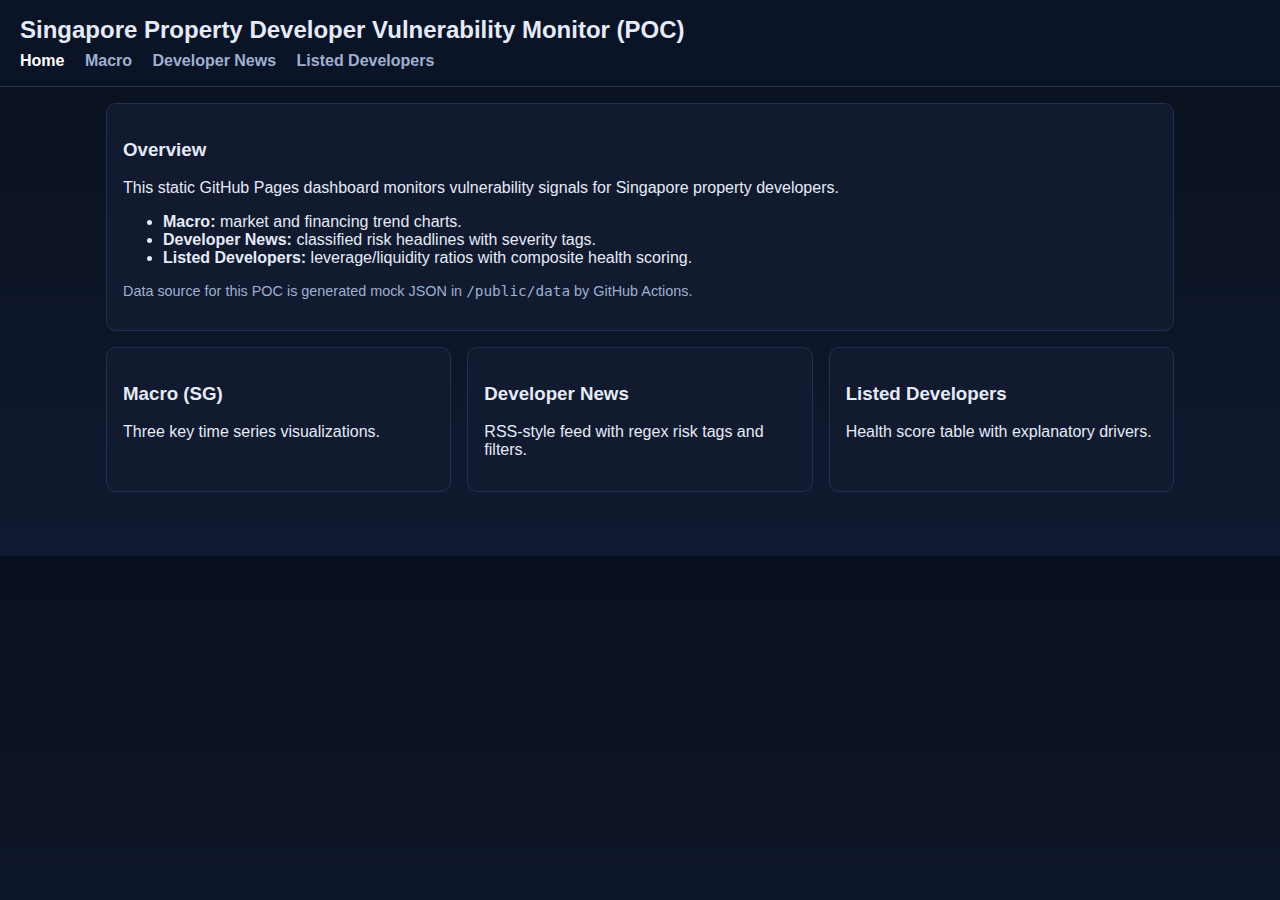
<file: index.html>
<!doctype html>
<html lang="en">
<head>
  <meta charset="UTF-8" />
  <meta name="viewport" content="width=device-width, initial-scale=1.0" />
  <title>SG Developer Vulnerability Monitor</title>
  <meta http-equiv="refresh" content="0; url=./docs/index.html" />
  <script>
    window.location.replace('./docs/index.html');
  </script>
</head>
<body>
  <p>Redirecting to dashboard… <a href="./docs/index.html">Open dashboard</a>.</p>
</body>
</html>
</file>
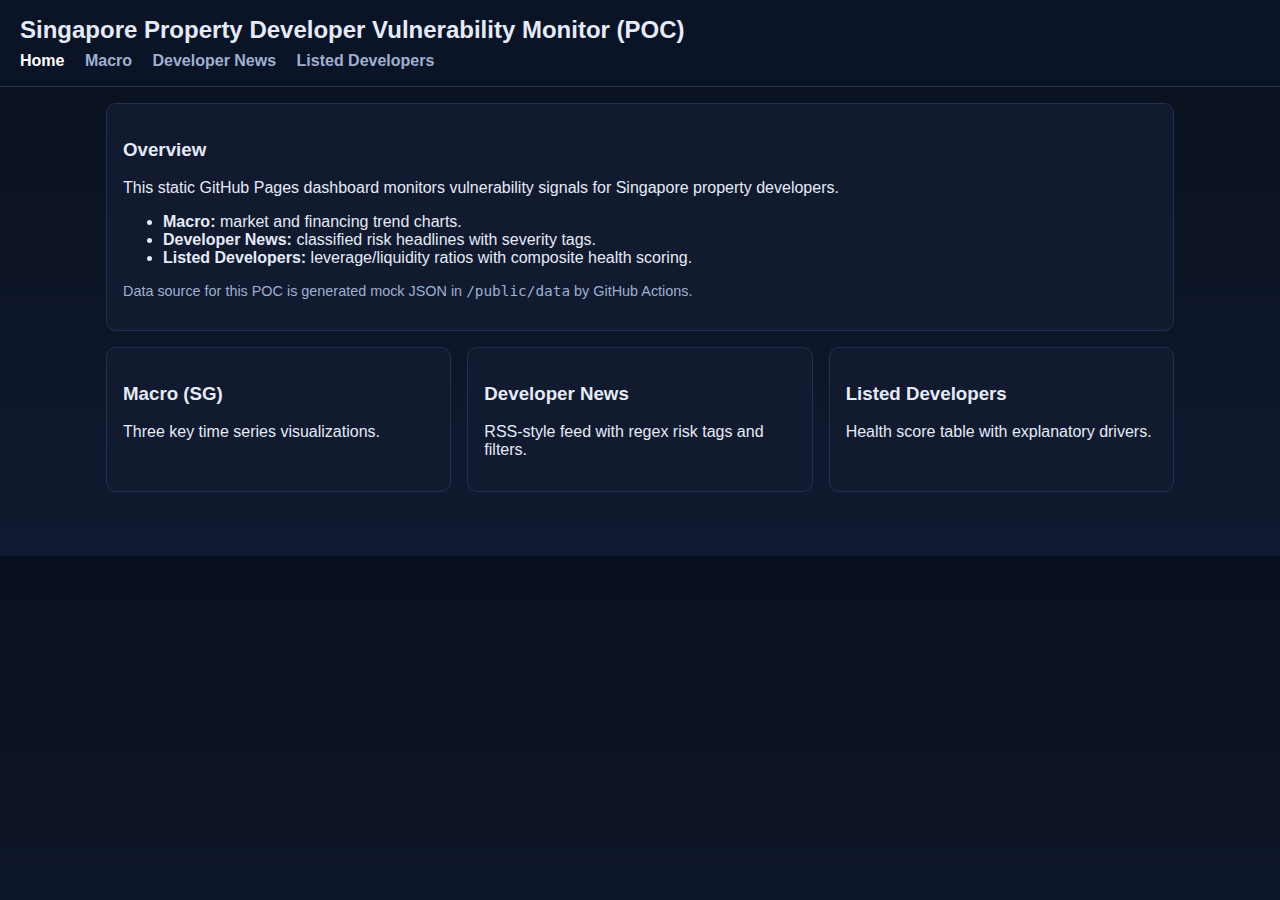
<file: docs/index.html>
<!doctype html>
<html lang="en">
<head>
  <meta charset="UTF-8" />
  <meta name="viewport" content="width=device-width, initial-scale=1.0" />
  <title>SG Developer Vulnerability Monitor</title>
  <link rel="stylesheet" href="./assets/css/styles.css" />
</head>
<body>
  <header>
    <h2 style="margin:0 0 0.5rem;">Singapore Property Developer Vulnerability Monitor (POC)</h2>
    <nav>
      <a class="active" href="./index.html">Home</a>
      <a href="./macro.html">Macro</a>
      <a href="./news.html">Developer News</a>
      <a href="./listed.html">Listed Developers</a>
    </nav>
  </header>

  <main>
    <div class="card">
      <h3>Overview</h3>
      <p>This static GitHub Pages dashboard monitors vulnerability signals for Singapore property developers.</p>
      <ul>
        <li><strong>Macro:</strong> market and financing trend charts.</li>
        <li><strong>Developer News:</strong> classified risk headlines with severity tags.</li>
        <li><strong>Listed Developers:</strong> leverage/liquidity ratios with composite health scoring.</li>
      </ul>
      <p class="small">Data source for this POC is generated mock JSON in <code>/public/data</code> by GitHub Actions.</p>
    </div>

    <div class="grid-3">
      <a class="card" href="./macro.html" style="text-decoration:none;color:inherit;"><h3>Macro (SG)</h3><p>Three key time series visualizations.</p></a>
      <a class="card" href="./news.html" style="text-decoration:none;color:inherit;"><h3>Developer News</h3><p>RSS-style feed with regex risk tags and filters.</p></a>
      <a class="card" href="./listed.html" style="text-decoration:none;color:inherit;"><h3>Listed Developers</h3><p>Health score table with explanatory drivers.</p></a>
    </div>
  </main>
</body>
</html>
</file>
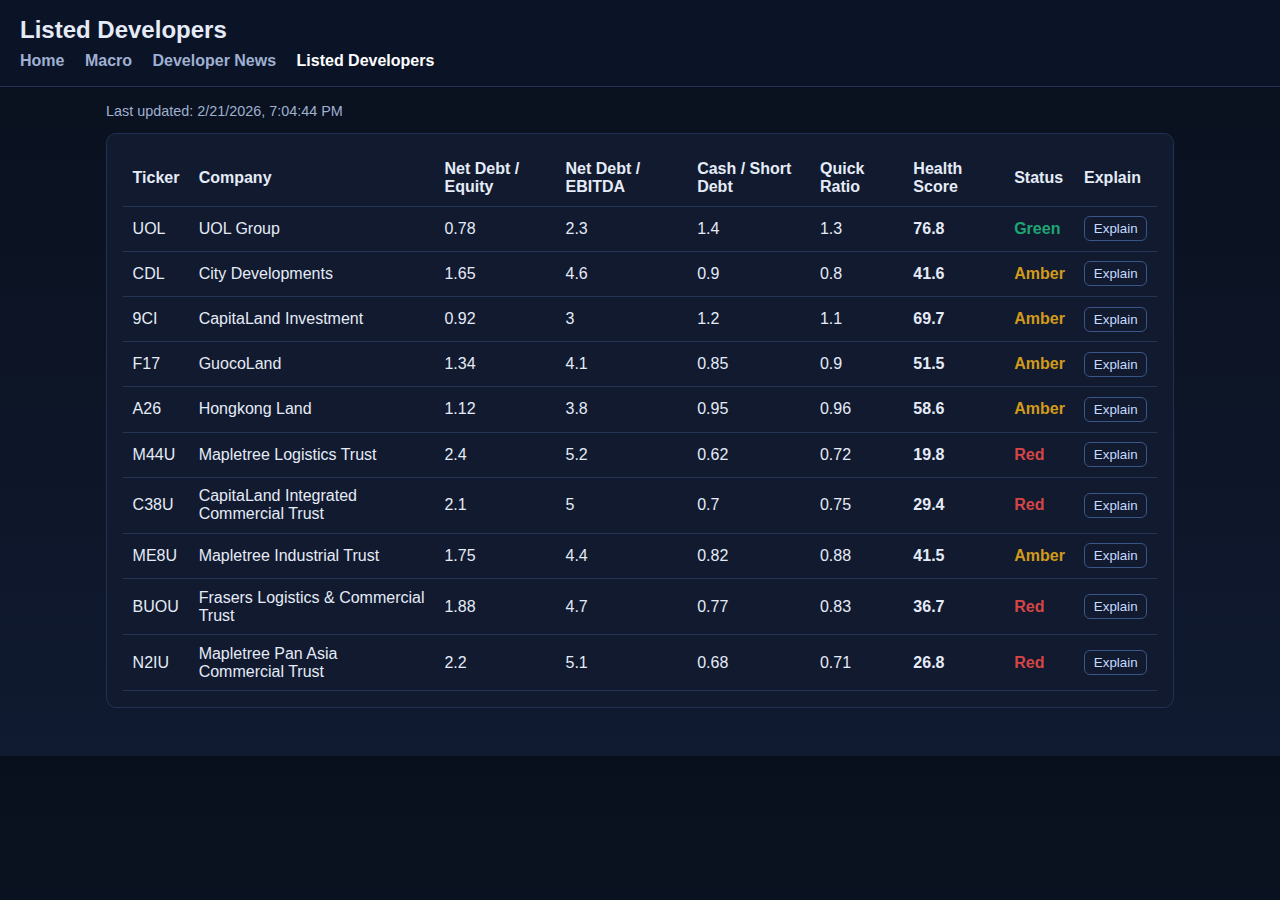
<file: docs/listed.html>
<!doctype html>
<html lang="en">
<head>
  <meta charset="UTF-8" />
  <meta name="viewport" content="width=device-width, initial-scale=1.0" />
  <title>Listed Developers - SG Developer Monitor</title>
  <link rel="stylesheet" href="./assets/css/styles.css" />
</head>
<body>
  <header>
    <h2 style="margin:0 0 0.5rem;">Listed Developers</h2>
    <nav>
      <a href="./index.html">Home</a>
      <a href="./macro.html">Macro</a>
      <a href="./news.html">Developer News</a>
      <a class="active" href="./listed.html">Listed Developers</a>
    </nav>
  </header>
  <main>
    <p id="listed-updated" class="small"></p>
    <div id="listed-table-wrap" class="card table-wrap">
      <table>
        <thead>
          <tr>
            <th>Ticker</th>
            <th>Company</th>
            <th>Net Debt / Equity</th>
            <th>Net Debt / EBITDA</th>
            <th>Cash / Short Debt</th>
            <th>Quick Ratio</th>
            <th>Health Score</th>
            <th>Status</th>
            <th>Explain</th>
          </tr>
        </thead>
        <tbody id="listed-body"></tbody>
      </table>
    </div>
  </main>
  <script src="./assets/js/common.js"></script>
  <script src="./assets/js/listed.js"></script>
</body>
</html>
</file>
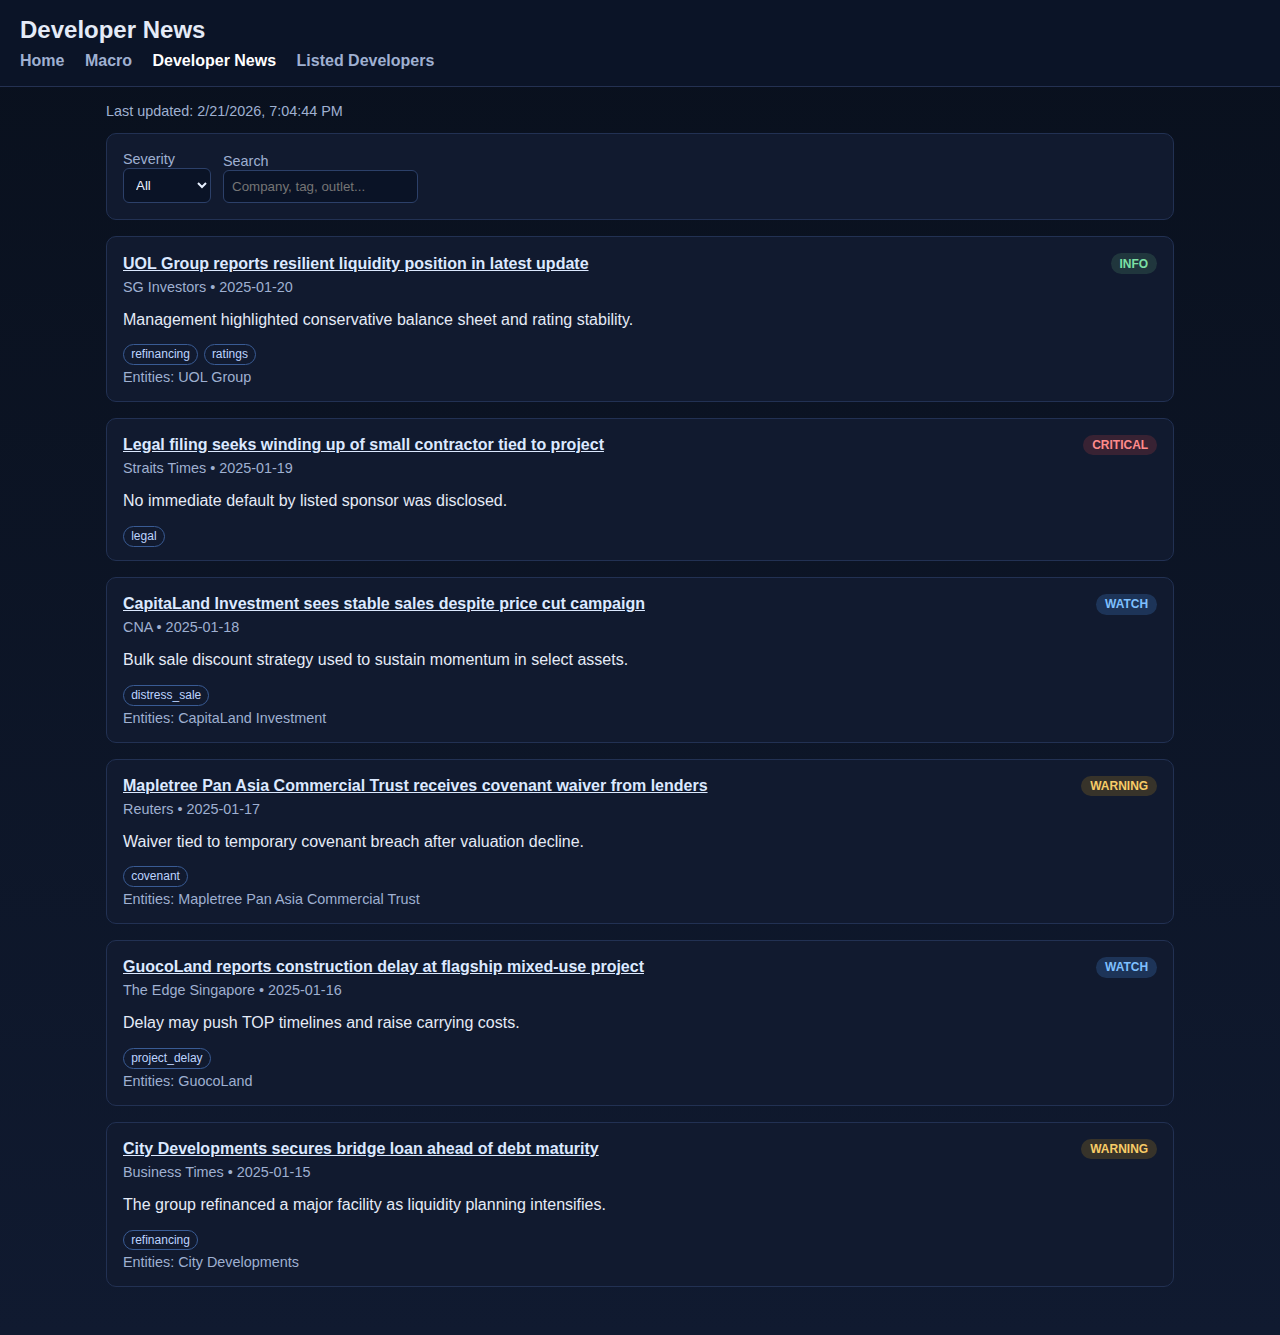
<file: docs/news.html>
<!doctype html>
<html lang="en">
<head>
  <meta charset="UTF-8" />
  <meta name="viewport" content="width=device-width, initial-scale=1.0" />
  <title>News - SG Developer Monitor</title>
  <link rel="stylesheet" href="./assets/css/styles.css" />
</head>
<body>
  <header>
    <h2 style="margin:0 0 0.5rem;">Developer News</h2>
    <nav>
      <a href="./index.html">Home</a>
      <a href="./macro.html">Macro</a>
      <a class="active" href="./news.html">Developer News</a>
      <a href="./listed.html">Listed Developers</a>
    </nav>
  </header>
  <main>
    <p id="news-updated" class="small"></p>
    <div class="card" style="display:flex;gap:0.75rem;flex-wrap:wrap;align-items:end;">
      <div>
        <label for="severity-filter" class="small">Severity</label><br />
        <select id="severity-filter">
          <option value="all">All</option>
          <option value="critical">Critical</option>
          <option value="warning">Warning</option>
          <option value="watch">Watch</option>
          <option value="info">Info</option>
        </select>
      </div>
      <div>
        <label for="text-filter" class="small">Search</label><br />
        <input id="text-filter" type="text" placeholder="Company, tag, outlet..." />
      </div>
    </div>
    <div id="news-list"></div>
  </main>
  <script src="./assets/js/common.js"></script>
  <script src="./assets/js/news.js"></script>
</body>
</html>
</file>
<file: docs/assets/css/styles.css>
:root {
  --bg: #0b1220;
  --panel: #111a2f;
  --text: #e5ebf7;
  --muted: #9fb0d1;
  --accent: #4ea1ff;
  --green: #1ea672;
  --amber: #d19a1a;
  --red: #d64545;
}

* { box-sizing: border-box; }
body {
  margin: 0;
  font-family: Inter, Arial, sans-serif;
  background: linear-gradient(180deg, #09101d, #101a30);
  color: var(--text);
}
header {
  padding: 1rem 1.25rem;
  border-bottom: 1px solid #243152;
  background: #0b1427;
  position: sticky;
  top: 0;
  z-index: 20;
}
nav a {
  color: var(--muted);
  margin-right: 1rem;
  text-decoration: none;
  font-weight: 600;
}
nav a.active, nav a:hover { color: #fff; }
main { max-width: 1100px; margin: 1rem auto 3rem; padding: 0 1rem; }
.card {
  background: var(--panel);
  border: 1px solid #223153;
  border-radius: 10px;
  padding: 1rem;
  margin-bottom: 1rem;
}
.grid-3 { display: grid; grid-template-columns: repeat(auto-fit, minmax(260px, 1fr)); gap: 1rem; }
.small { color: var(--muted); font-size: 0.9rem; }
.badge {
  display: inline-block;
  padding: 0.2rem 0.55rem;
  border-radius: 999px;
  font-size: 0.75rem;
  text-transform: uppercase;
  font-weight: 700;
}
.badge-critical { background: rgba(214,69,69,0.2); color: #ff8b8b; }
.badge-warning { background: rgba(209,154,26,0.2); color: #f7cc67; }
.badge-watch { background: rgba(78,161,255,0.2); color: #7fc0ff; }
.badge-info { background: rgba(95,170,120,0.2); color: #7ce0a5; }
.tag {
  font-size: 0.75rem;
  color: #bdd4ff;
  border: 1px solid #395b94;
  border-radius: 999px;
  padding: 0.15rem 0.45rem;
  margin-right: 0.35rem;
}
input, select {
  background: #0a1326;
  border: 1px solid #2c4069;
  color: #e8f0ff;
  border-radius: 6px;
  padding: 0.5rem;
}
.table-wrap { overflow-x: auto; }
table { width: 100%; border-collapse: collapse; }
th, td { text-align: left; padding: 0.6rem; border-bottom: 1px solid #243356; }
.status-pill { font-weight: 700; }
.status-green { color: var(--green); }
.status-amber { color: var(--amber); }
.status-red { color: var(--red); }
button.explain-btn {
  background: transparent;
  border: 1px solid #3a5588;
  color: #c7dbff;
  border-radius: 6px;
  padding: 0.25rem 0.55rem;
  cursor: pointer;
}
.no-data {
  padding: 1rem;
  border: 1px dashed #3a4f7e;
  border-radius: 8px;
  color: var(--muted);
}
</file>
